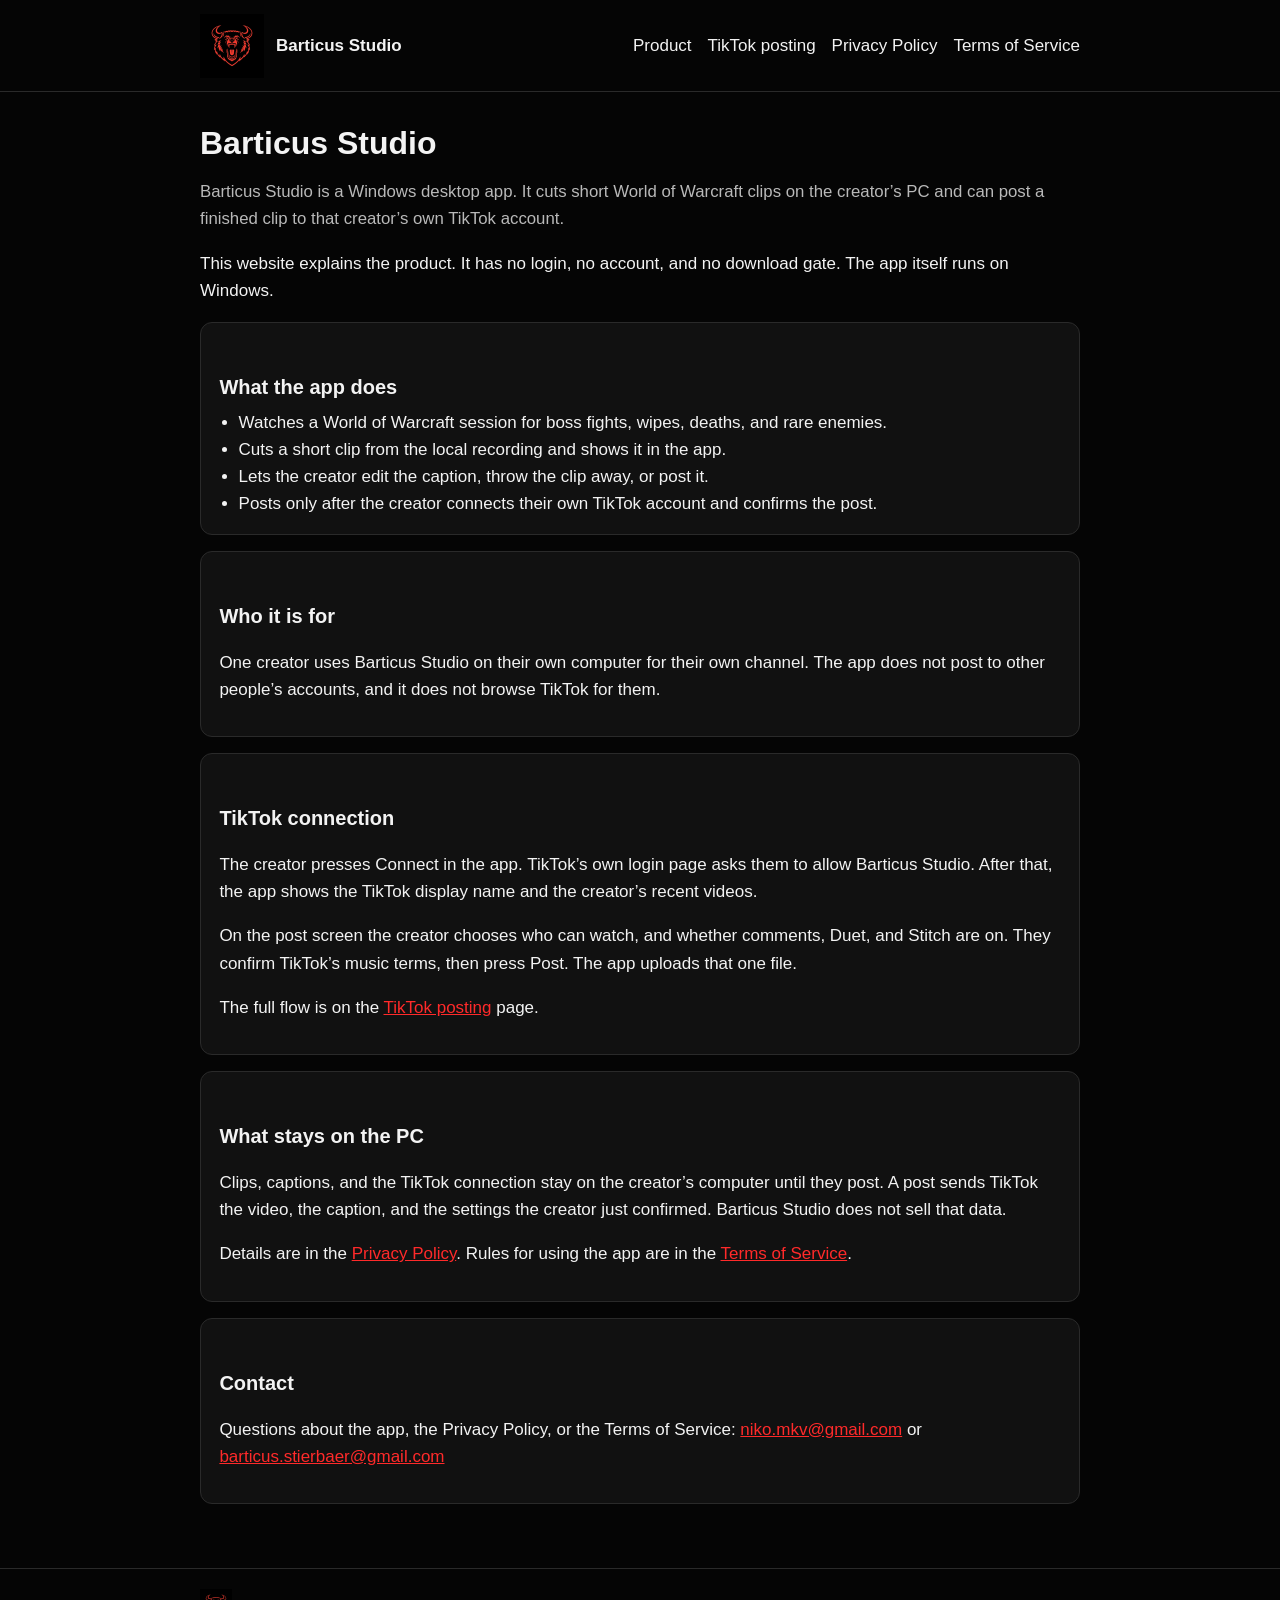
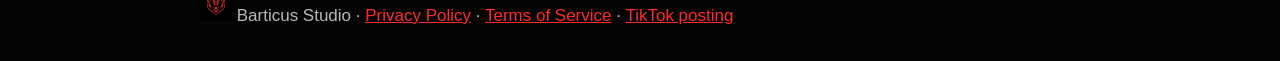
<file: index.html>
<!DOCTYPE html>
<html lang="en">
<head>
  <meta charset="utf-8">
  <meta name="viewport" content="width=device-width, initial-scale=1">
  <title>Barticus Studio</title>
  <link rel="icon" href="favicon.ico" sizes="any">
  <link rel="icon" type="image/png" href="icon.png">
  <link rel="apple-touch-icon" href="icon.png">
  <link rel="stylesheet" href="site.css">
</head>
<body>
  <header>
    <div class="bar">
      <a class="brand" href="index.html">
        <img src="icon.png" width="64" height="64" alt="Barticus Studio app icon">
        Barticus Studio
      </a>
      <nav>
        <a href="index.html">Product</a>
        <a href="posting.html">TikTok posting</a>
        <a href="privacy.html">Privacy Policy</a>
        <a href="terms.html">Terms of Service</a>
      </nav>
    </div>
  </header>
  <main>
    <h1>Barticus Studio</h1>
    <p class="lead">Barticus Studio is a Windows desktop app. It cuts short World of Warcraft clips on the creator’s PC and can post a finished clip to that creator’s own TikTok account.</p>
    <p>This website explains the product. It has no login, no account, and no download gate. The app itself runs on Windows.</p>

    <section>
      <h2>What the app does</h2>
      <ul>
        <li>Watches a World of Warcraft session for boss fights, wipes, deaths, and rare enemies.</li>
        <li>Cuts a short clip from the local recording and shows it in the app.</li>
        <li>Lets the creator edit the caption, throw the clip away, or post it.</li>
        <li>Posts only after the creator connects their own TikTok account and confirms the post.</li>
      </ul>
    </section>

    <section>
      <h2>Who it is for</h2>
      <p>One creator uses Barticus Studio on their own computer for their own channel. The app does not post to other people’s accounts, and it does not browse TikTok for them.</p>
    </section>

    <section>
      <h2>TikTok connection</h2>
      <p>The creator presses Connect in the app. TikTok’s own login page asks them to allow Barticus Studio. After that, the app shows the TikTok display name and the creator’s recent videos.</p>
      <p>On the post screen the creator chooses who can watch, and whether comments, Duet, and Stitch are on. They confirm TikTok’s music terms, then press Post. The app uploads that one file.</p>
      <p>The full flow is on the <a href="posting.html">TikTok posting</a> page.</p>
    </section>

    <section>
      <h2>What stays on the PC</h2>
      <p>Clips, captions, and the TikTok connection stay on the creator’s computer until they post. A post sends TikTok the video, the caption, and the settings the creator just confirmed. Barticus Studio does not sell that data.</p>
      <p>Details are in the <a href="privacy.html">Privacy Policy</a>. Rules for using the app are in the <a href="terms.html">Terms of Service</a>.</p>
    </section>

    <section>
      <h2>Contact</h2>
      <p>Questions about the app, the Privacy Policy, or the Terms of Service: <a href="mailto:niko.mkv@gmail.com">niko.mkv@gmail.com</a> or <a href="mailto:barticus.stierbaer@gmail.com">barticus.stierbaer@gmail.com</a></p>
    </section>
  </main>
  <footer>
    <div class="wrap">
      <img src="icon.png" width="32" height="32" alt="">
      Barticus Studio · <a href="privacy.html">Privacy Policy</a> · <a href="terms.html">Terms of Service</a> · <a href="posting.html">TikTok posting</a>
    </div>
  </footer>
</body>
</html>
</file>
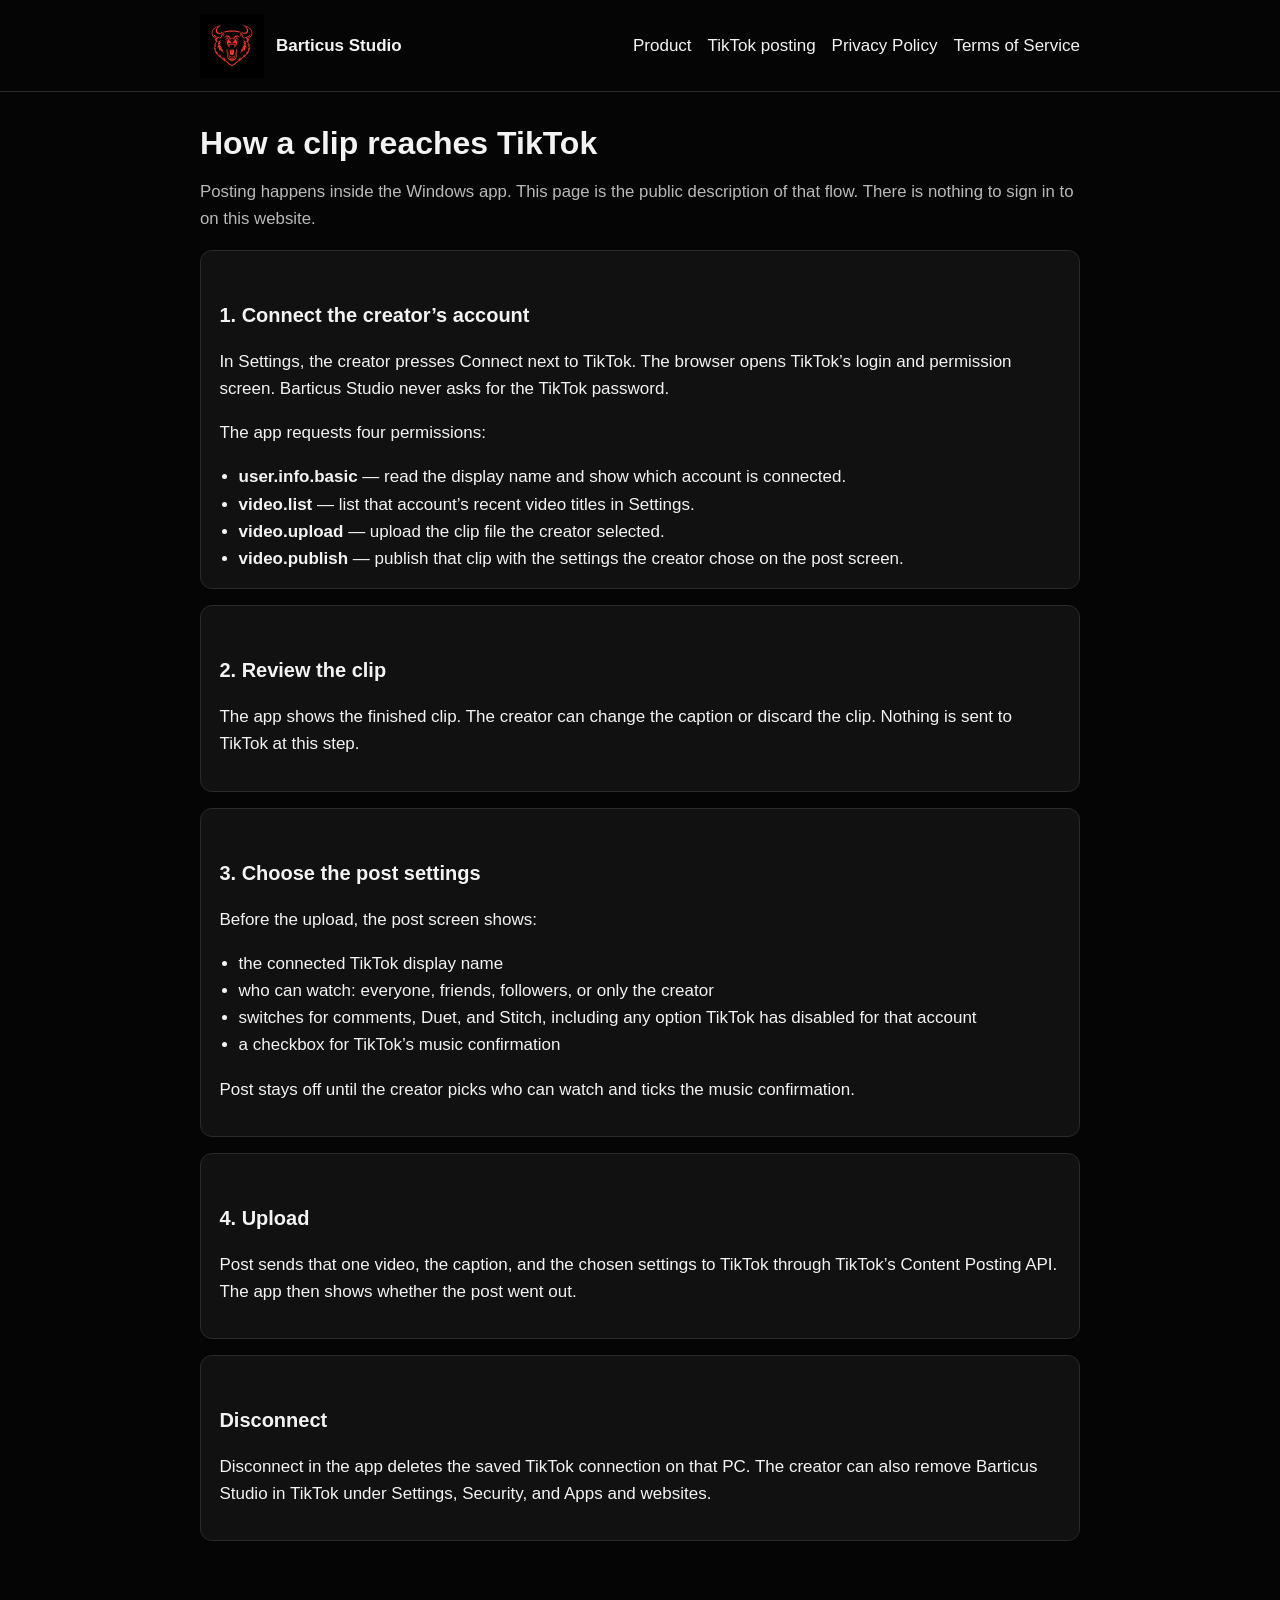
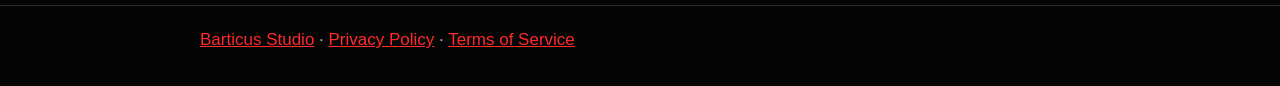
<file: posting.html>
<!DOCTYPE html>
<html lang="en">
<head>
  <meta charset="utf-8">
  <meta name="viewport" content="width=device-width, initial-scale=1">
  <title>TikTok posting — Barticus Studio</title>
  <link rel="icon" href="favicon.ico" sizes="any">
  <link rel="icon" type="image/png" href="icon.png">
  <link rel="apple-touch-icon" href="icon.png">
  <link rel="stylesheet" href="site.css">
</head>
<body>
  <header>
    <div class="bar">
      <a class="brand" href="index.html">
        <img src="icon.png" width="64" height="64" alt="Barticus Studio app icon">
        Barticus Studio
      </a>
      <nav>
        <a href="index.html">Product</a>
        <a href="posting.html">TikTok posting</a>
        <a href="privacy.html">Privacy Policy</a>
        <a href="terms.html">Terms of Service</a>
      </nav>
    </div>
  </header>
  <main>
    <h1>How a clip reaches TikTok</h1>
    <p class="lead">Posting happens inside the Windows app. This page is the public description of that flow. There is nothing to sign in to on this website.</p>

    <section>
      <h2>1. Connect the creator’s account</h2>
      <p>In Settings, the creator presses Connect next to TikTok. The browser opens TikTok’s login and permission screen. Barticus Studio never asks for the TikTok password.</p>
      <p>The app requests four permissions:</p>
      <ul>
        <li><strong>user.info.basic</strong> — read the display name and show which account is connected.</li>
        <li><strong>video.list</strong> — list that account’s recent video titles in Settings.</li>
        <li><strong>video.upload</strong> — upload the clip file the creator selected.</li>
        <li><strong>video.publish</strong> — publish that clip with the settings the creator chose on the post screen.</li>
      </ul>
    </section>

    <section>
      <h2>2. Review the clip</h2>
      <p>The app shows the finished clip. The creator can change the caption or discard the clip. Nothing is sent to TikTok at this step.</p>
    </section>

    <section>
      <h2>3. Choose the post settings</h2>
      <p>Before the upload, the post screen shows:</p>
      <ul>
        <li>the connected TikTok display name</li>
        <li>who can watch: everyone, friends, followers, or only the creator</li>
        <li>switches for comments, Duet, and Stitch, including any option TikTok has disabled for that account</li>
        <li>a checkbox for TikTok’s music confirmation</li>
      </ul>
      <p>Post stays off until the creator picks who can watch and ticks the music confirmation.</p>
    </section>

    <section>
      <h2>4. Upload</h2>
      <p>Post sends that one video, the caption, and the chosen settings to TikTok through TikTok’s Content Posting API. The app then shows whether the post went out.</p>
    </section>

    <section>
      <h2>Disconnect</h2>
      <p>Disconnect in the app deletes the saved TikTok connection on that PC. The creator can also remove Barticus Studio in TikTok under Settings, Security, and Apps and websites.</p>
    </section>
  </main>
  <footer>
    <div class="wrap">
      <a href="index.html">Barticus Studio</a> · <a href="privacy.html">Privacy Policy</a> · <a href="terms.html">Terms of Service</a>
    </div>
  </footer>
</body>
</html>
</file>
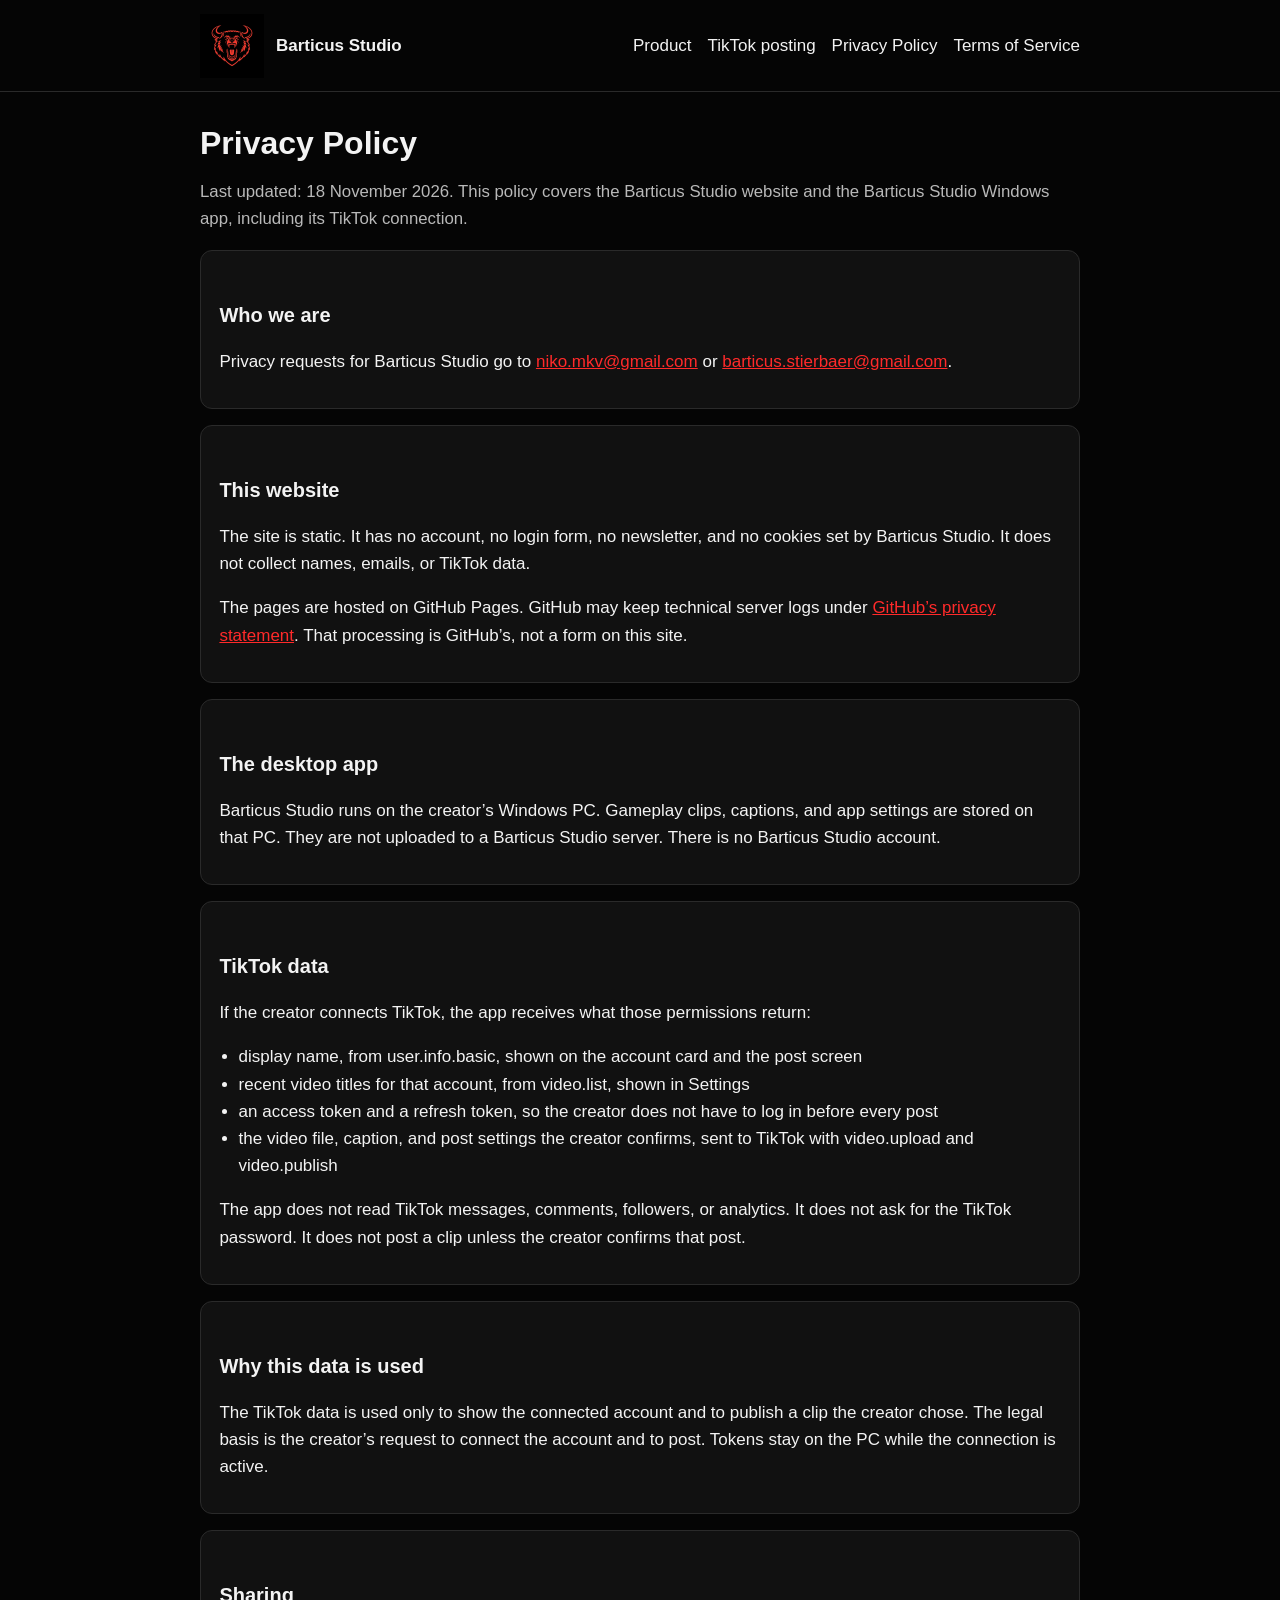
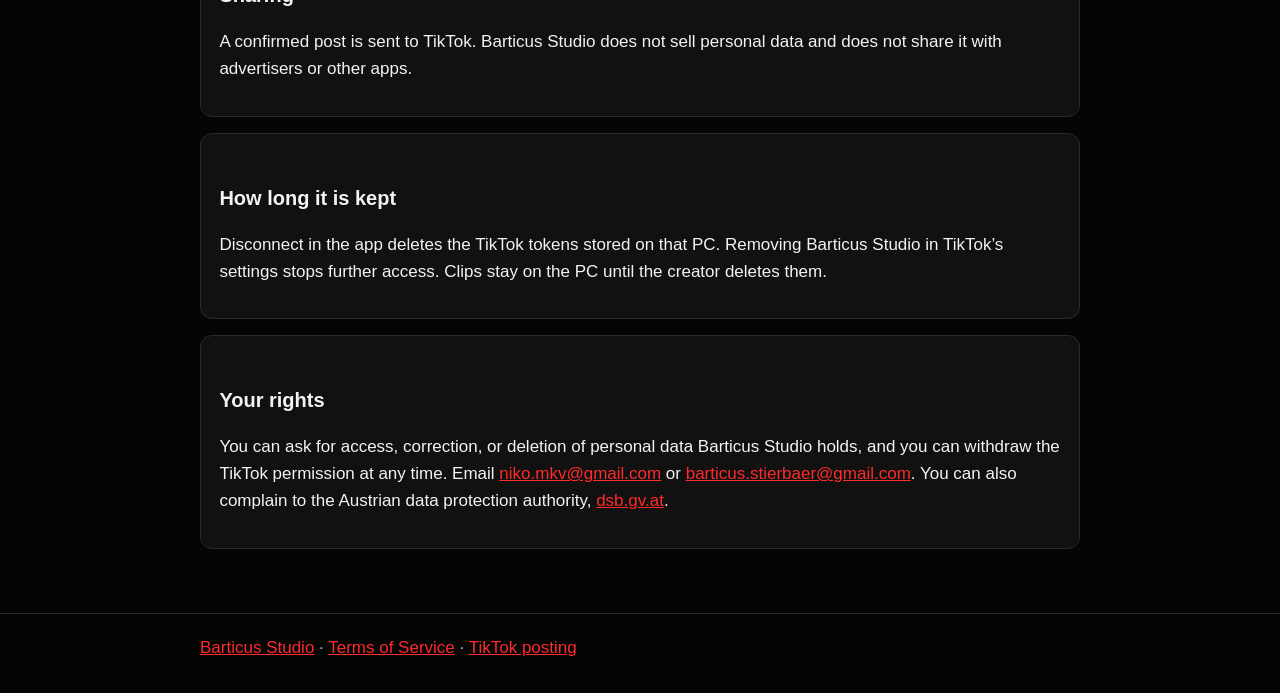
<file: privacy.html>
<!DOCTYPE html>
<html lang="en">
<head>
  <meta charset="utf-8">
  <meta name="viewport" content="width=device-width, initial-scale=1">
  <title>Privacy Policy — Barticus Studio</title>
  <link rel="icon" href="favicon.ico" sizes="any">
  <link rel="icon" type="image/png" href="icon.png">
  <link rel="apple-touch-icon" href="icon.png">
  <link rel="stylesheet" href="site.css">
</head>
<body>
  <header>
    <div class="bar">
      <a class="brand" href="index.html">
        <img src="icon.png" width="64" height="64" alt="Barticus Studio app icon">
        Barticus Studio
      </a>
      <nav>
        <a href="index.html">Product</a>
        <a href="posting.html">TikTok posting</a>
        <a href="privacy.html">Privacy Policy</a>
        <a href="terms.html">Terms of Service</a>
      </nav>
    </div>
  </header>
  <main>
    <h1>Privacy Policy</h1>
    <p class="lead">Last updated: 18 November 2026. This policy covers the Barticus Studio website and the Barticus Studio Windows app, including its TikTok connection.</p>

    <section>
      <h2>Who we are</h2>
      <p>Privacy requests for Barticus Studio go to <a href="mailto:niko.mkv@gmail.com">niko.mkv@gmail.com</a> or <a href="mailto:barticus.stierbaer@gmail.com">barticus.stierbaer@gmail.com</a>.</p>
    </section>

    <section>
      <h2>This website</h2>
      <p>The site is static. It has no account, no login form, no newsletter, and no cookies set by Barticus Studio. It does not collect names, emails, or TikTok data.</p>
      <p>The pages are hosted on GitHub Pages. GitHub may keep technical server logs under <a href="https://docs.github.com/en/site-policy/privacy-policies/github-privacy-statement">GitHub’s privacy statement</a>. That processing is GitHub’s, not a form on this site.</p>
    </section>

    <section>
      <h2>The desktop app</h2>
      <p>Barticus Studio runs on the creator’s Windows PC. Gameplay clips, captions, and app settings are stored on that PC. They are not uploaded to a Barticus Studio server. There is no Barticus Studio account.</p>
    </section>

    <section>
      <h2>TikTok data</h2>
      <p>If the creator connects TikTok, the app receives what those permissions return:</p>
      <ul>
        <li>display name, from user.info.basic, shown on the account card and the post screen</li>
        <li>recent video titles for that account, from video.list, shown in Settings</li>
        <li>an access token and a refresh token, so the creator does not have to log in before every post</li>
        <li>the video file, caption, and post settings the creator confirms, sent to TikTok with video.upload and video.publish</li>
      </ul>
      <p>The app does not read TikTok messages, comments, followers, or analytics. It does not ask for the TikTok password. It does not post a clip unless the creator confirms that post.</p>
    </section>

    <section>
      <h2>Why this data is used</h2>
      <p>The TikTok data is used only to show the connected account and to publish a clip the creator chose. The legal basis is the creator’s request to connect the account and to post. Tokens stay on the PC while the connection is active.</p>
    </section>

    <section>
      <h2>Sharing</h2>
      <p>A confirmed post is sent to TikTok. Barticus Studio does not sell personal data and does not share it with advertisers or other apps.</p>
    </section>

    <section>
      <h2>How long it is kept</h2>
      <p>Disconnect in the app deletes the TikTok tokens stored on that PC. Removing Barticus Studio in TikTok’s settings stops further access. Clips stay on the PC until the creator deletes them.</p>
    </section>

    <section>
      <h2>Your rights</h2>
      <p>You can ask for access, correction, or deletion of personal data Barticus Studio holds, and you can withdraw the TikTok permission at any time. Email <a href="mailto:niko.mkv@gmail.com">niko.mkv@gmail.com</a> or <a href="mailto:barticus.stierbaer@gmail.com">barticus.stierbaer@gmail.com</a>. You can also complain to the Austrian data protection authority, <a href="https://www.dsb.gv.at/">dsb.gv.at</a>.</p>
    </section>
  </main>
  <footer>
    <div class="wrap">
      <a href="index.html">Barticus Studio</a> · <a href="terms.html">Terms of Service</a> · <a href="posting.html">TikTok posting</a>
    </div>
  </footer>
</body>
</html>
</file>
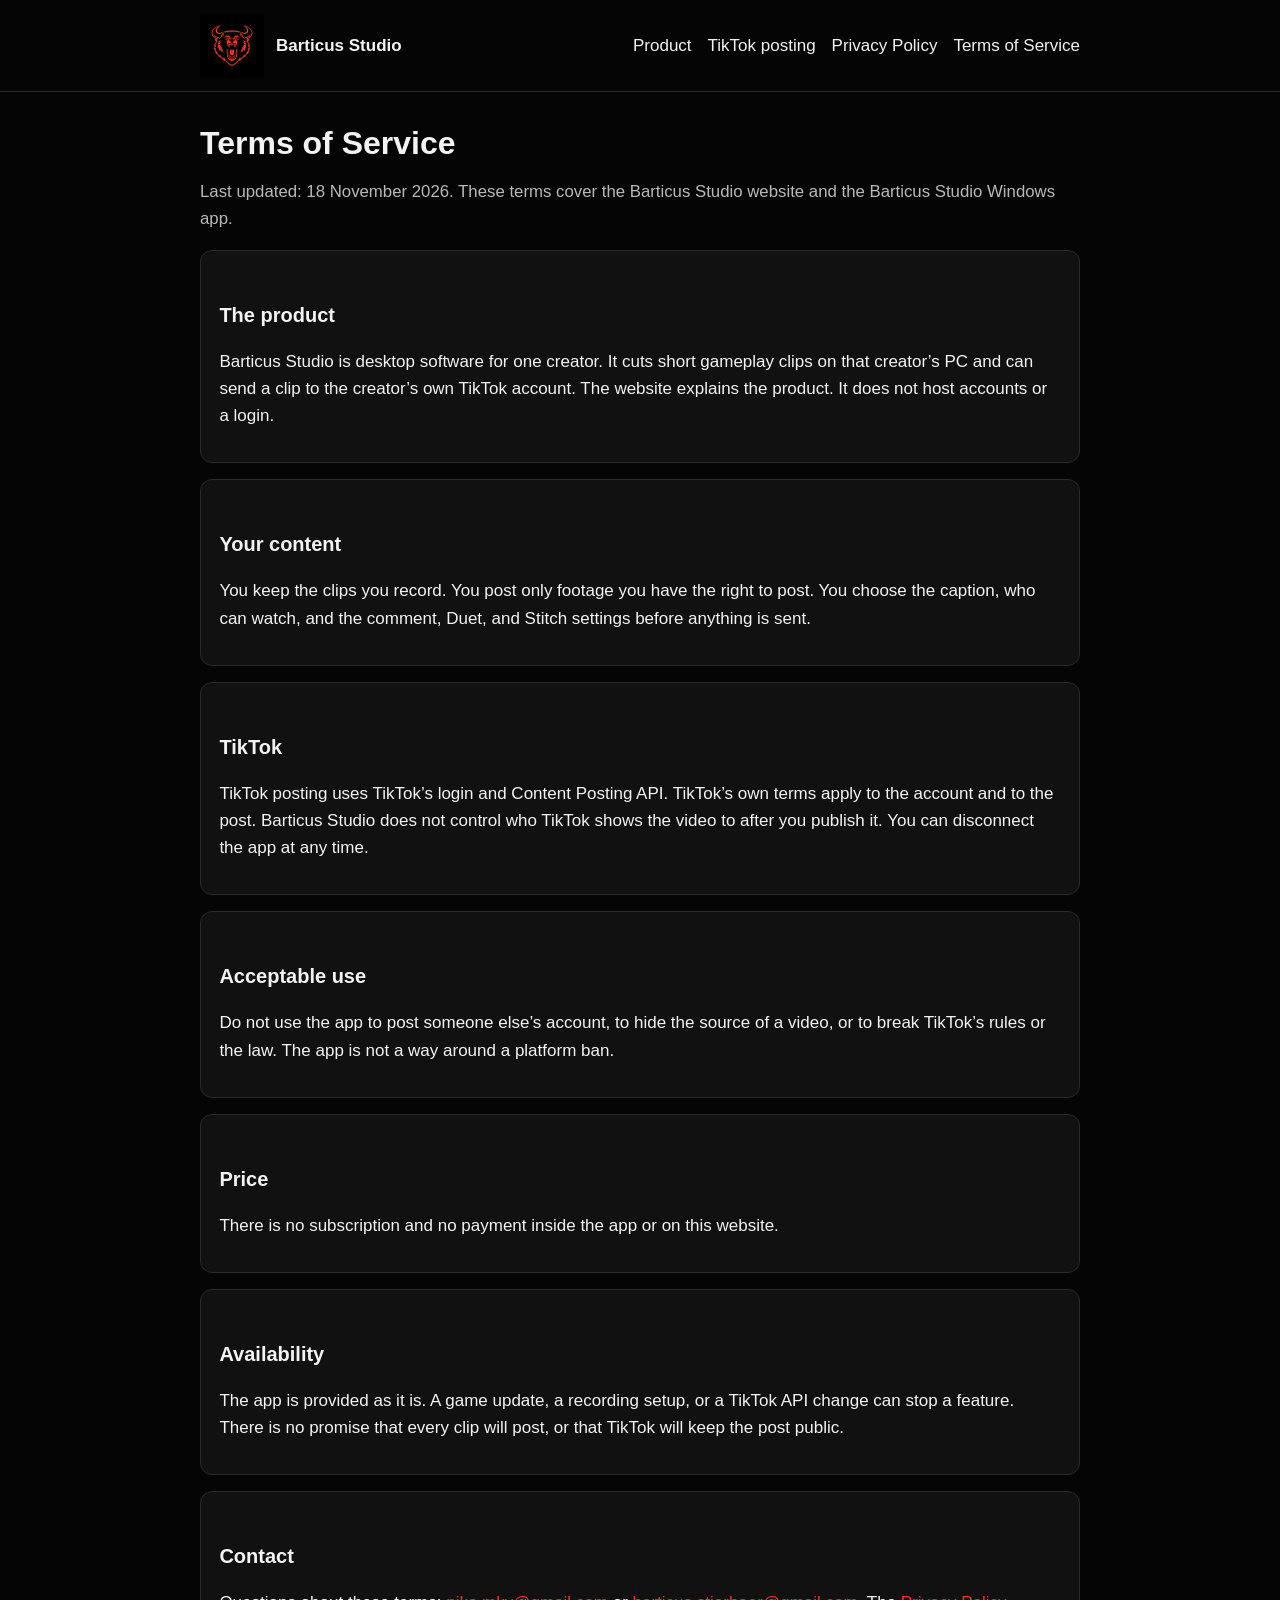
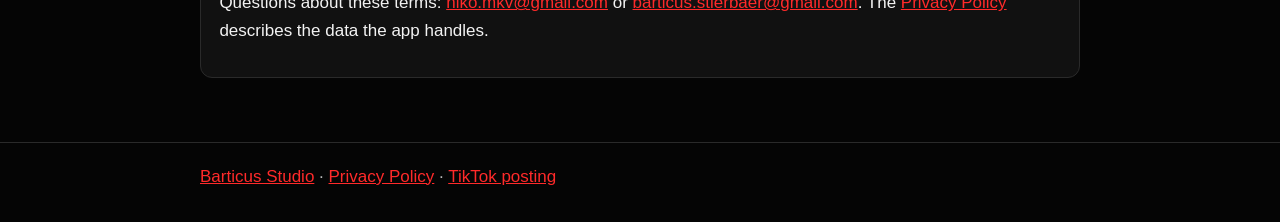
<file: terms.html>
<!DOCTYPE html>
<html lang="en">
<head>
  <meta charset="utf-8">
  <meta name="viewport" content="width=device-width, initial-scale=1">
  <title>Terms of Service — Barticus Studio</title>
  <link rel="icon" href="favicon.ico" sizes="any">
  <link rel="icon" type="image/png" href="icon.png">
  <link rel="apple-touch-icon" href="icon.png">
  <link rel="stylesheet" href="site.css">
</head>
<body>
  <header>
    <div class="bar">
      <a class="brand" href="index.html">
        <img src="icon.png" width="64" height="64" alt="Barticus Studio app icon">
        Barticus Studio
      </a>
      <nav>
        <a href="index.html">Product</a>
        <a href="posting.html">TikTok posting</a>
        <a href="privacy.html">Privacy Policy</a>
        <a href="terms.html">Terms of Service</a>
      </nav>
    </div>
  </header>
  <main>
    <h1>Terms of Service</h1>
    <p class="lead">Last updated: 18 November 2026. These terms cover the Barticus Studio website and the Barticus Studio Windows app.</p>

    <section>
      <h2>The product</h2>
      <p>Barticus Studio is desktop software for one creator. It cuts short gameplay clips on that creator’s PC and can send a clip to the creator’s own TikTok account. The website explains the product. It does not host accounts or a login.</p>
    </section>

    <section>
      <h2>Your content</h2>
      <p>You keep the clips you record. You post only footage you have the right to post. You choose the caption, who can watch, and the comment, Duet, and Stitch settings before anything is sent.</p>
    </section>

    <section>
      <h2>TikTok</h2>
      <p>TikTok posting uses TikTok’s login and Content Posting API. TikTok’s own terms apply to the account and to the post. Barticus Studio does not control who TikTok shows the video to after you publish it. You can disconnect the app at any time.</p>
    </section>

    <section>
      <h2>Acceptable use</h2>
      <p>Do not use the app to post someone else’s account, to hide the source of a video, or to break TikTok’s rules or the law. The app is not a way around a platform ban.</p>
    </section>

    <section>
      <h2>Price</h2>
      <p>There is no subscription and no payment inside the app or on this website.</p>
    </section>

    <section>
      <h2>Availability</h2>
      <p>The app is provided as it is. A game update, a recording setup, or a TikTok API change can stop a feature. There is no promise that every clip will post, or that TikTok will keep the post public.</p>
    </section>

    <section>
      <h2>Contact</h2>
      <p>Questions about these terms: <a href="mailto:niko.mkv@gmail.com">niko.mkv@gmail.com</a> or <a href="mailto:barticus.stierbaer@gmail.com">barticus.stierbaer@gmail.com</a>. The <a href="privacy.html">Privacy Policy</a> describes the data the app handles.</p>
    </section>
  </main>
  <footer>
    <div class="wrap">
      <a href="index.html">Barticus Studio</a> · <a href="privacy.html">Privacy Policy</a> · <a href="posting.html">TikTok posting</a>
    </div>
  </footer>
</body>
</html>
</file>
<file: site.css>
:root {
  color-scheme: dark;
  --bg: #050505;
  --panel: #111111;
  --line: #2a2a2a;
  --text: #f3f3f3;
  --muted: #b9b9b9;
  --red: #ff2a2a;
}
* { box-sizing: border-box; }
body {
  margin: 0;
  background: var(--bg);
  color: var(--text);
  font: 17px/1.6 "Segoe UI", sans-serif;
}
a { color: var(--red); }
header, footer {
  border-color: var(--line);
  border-style: solid;
}
header { border-width: 0 0 1px; }
footer { border-width: 1px 0 0; }
.bar, main, footer .wrap {
  width: min(880px, calc(100% - 2rem));
  margin: 0 auto;
}
.bar {
  display: flex;
  align-items: center;
  gap: 1rem;
  padding: 0.85rem 0;
}
.brand {
  display: flex;
  align-items: center;
  gap: 0.75rem;
  color: inherit;
  text-decoration: none;
  font-weight: 700;
}
.brand img {
  width: 64px;
  height: 64px;
  display: block;
  background: #000;
}
nav { margin-left: auto; display: flex; gap: 1rem; flex-wrap: wrap; }
nav a { color: var(--text); text-decoration: none; }
nav a:hover { color: var(--red); }
main { padding: 2rem 0 3rem; }
h1 { font-size: 2rem; line-height: 1.2; margin: 0 0 0.75rem; }
h2 { font-size: 1.25rem; margin: 2rem 0 0.4rem; }
section {
  background: var(--panel);
  border: 1px solid var(--line);
  border-radius: 12px;
  padding: 1rem 1.15rem;
  margin: 1rem 0;
}
ul { margin: 0.4rem 0 0; padding-left: 1.2rem; }
.lead { color: var(--muted); font-size: 1.05rem; }
footer { color: var(--muted); }
footer .wrap { padding: 1.25rem 0 2rem; }
@media (max-width: 720px) {
  .bar { align-items: flex-start; flex-direction: column; }
  nav { margin-left: 0; }
}
</file>
